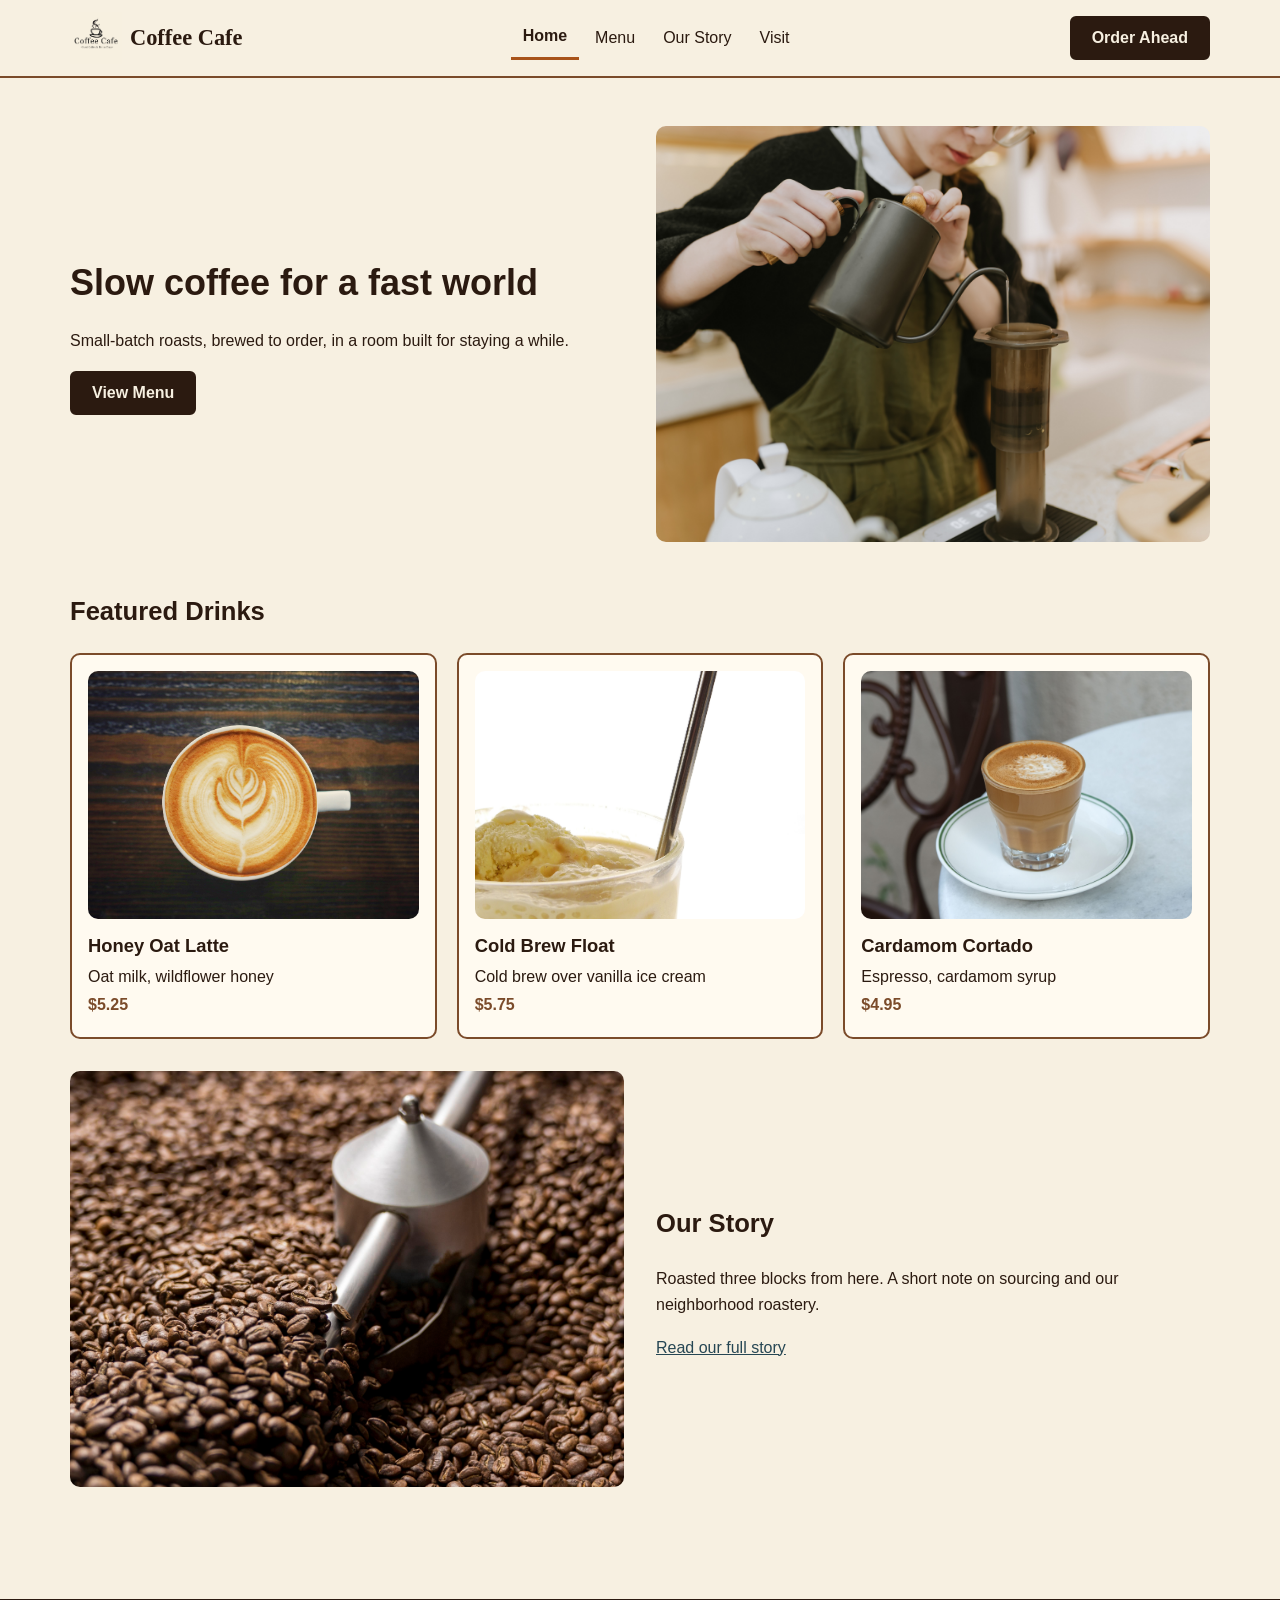
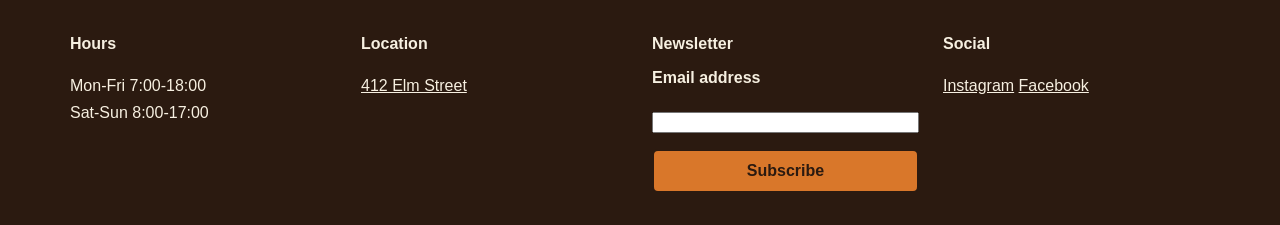
<file: index.html>
<!DOCTYPE html>
<html lang="en">

<head>
    <meta charset="utf-8" />
    <meta name="viewport" content="width=device-width, initial-scale=1" />
    <title>Home | Coffee Cafe</title>
    <meta name="description" content="Slow coffee for a fast world. Small-batch roasts, brewed to order." />
    <link rel="stylesheet" href="styles.css" />
</head>

<body>
    <a class="skip" href="#main">Skip to content</a>

    <header class="site">
        <div class="wrap">
            <a class="brand" href="index.html">
				<img src="images/Coffee_cafe_icon.jpg" alt="" class="brand-icon" />
				<span>Coffee Cafe</span>
            </a>

            <input class="nav-check vh" type="checkbox" id="nav-check" aria-label="Open navigation menu" />
            <label class="menu-toggle" for="nav-check" aria-hidden="true">Menu</label>

            <nav id="site-nav" aria-label="Main">
                <ul>
                    <li><a href="index.html" aria-current="page">Home</a></li>
                    <li><a href="menu.html">Menu</a></li>
                    <li><a href="our-story.html">Our Story</a></li>
                    <li><a href="visit.html">Visit</a></li>
                </ul>
            </nav>

            <a class="btn" href="https://order.example.com/">Order Ahead</a>
        </div>
    </header>

    <main id="main" tabindex="-1">
        <div class="wrap">
            <!-- PHOTOS: each <div class="photo"> marks where an image goes. Its text is the alt text.
             To add a photo, replace the div with <img src="..." alt="(that text)" width height>. -->

            <section class="hero" aria-labelledby="hero-heading">
                <div>
                    <h1 id="hero-heading">Slow coffee for a fast world</h1>
                    <p>Small-batch roasts, brewed to order, in a room built for staying a while.</p>
                    <a class="btn" href="menu.html">View Menu</a>
                </div>
				<img
                    class="photo"
                    src="images/Barista_pouring.jpg"
                    alt="Barista slowly pouring hot water over coffee grounds in a pour-over dripper on a wooden counter"
                    width="800"
                    height="600"
                />
            </section>

            <section aria-labelledby="featured-heading">
                <h2 id="featured-heading">Featured Drinks</h2>
                <ul class="cards">
                    <li>
                        <article class="card">
							<img
                                class="photo"
                                src="images/Honey_oat_latte.jpg"
                                alt="Latte in a ceramic mug with a thin line of honey drizzled over the foam"
                                width="600"
                                height="450"
                            />
                            <div>
                                <h3>Honey Oat Latte</h3>
                                <p>Oat milk, wildflower honey</p>
                                <p class="price">$5.25</p>
                            </div>
                        </article>
                    </li>
                    <li>
                        <article class="card">
							<img
                                class="photo"
                                src="images/Cold_brew_float.jpg"
                                alt="Tall glass of cold brew topped with a scoop of vanilla ice cream and a straw"
                                width="600"
                                height="450"
                            />
                            <div>
                                <h3>Cold Brew Float</h3>
                                <p>Cold brew over vanilla ice cream</p>
                                <p class="price">$5.75</p>
                            </div>
                        </article>
                    </li>
                    <li>
                        <article class="card">
							<img
                                class="photo"
                                src="images/Cardamom_cortado.jpg"
                                alt="Small glass of cortado dusted with ground cardamom"
                                width="600"
                                height="450"
                            />
							<div>
                                <h3>Cardamom Cortado</h3>
                                <p>Espresso, cardamom syrup</p>
                                <p class="price">$4.95</p>
                            </div>
                        </article>
                    </li>
                </ul>
            </section>

            <section class="story" aria-labelledby="story-heading">
				<img
                    class="photo"
                    src="images/Our_story.jpg"
                    alt="Coffee roaster and burlap sacks of green beans inside the cafe's neighborhood roastery"
                    width="800"
                    height="600"
                />
                <div>
                    <h2 id="story-heading">Our Story</h2>
                    <p>Roasted three blocks from here. A short note on sourcing and our neighborhood roastery.</p>
                    <p><a href="our-story.html">Read our full story</a></p>
                </div>
            </section>
        </div>
    </main>

    <footer class="site">
        <div class="wrap">
            <div class="grid footer-desktop">
                <section>
                    <h2>Hours</h2>
                    <p>Mon-Fri 7:00-18:00<br />Sat-Sun 8:00-17:00</p>
                </section>

                <section>
                    <h2>Location</h2>
                    <p><a href="visit.html#map">412 Elm Street</a></p>
                </section>

                <section>
                    <h2>Newsletter</h2>
                    <form action="#">
                        <label for="newsletter-desktop">Email address</label>
                        <input id="newsletter-desktop" name="email" type="email" autocomplete="email" required />
                        <button class="btn accent" type="submit">Subscribe</button>
                    </form>
                </section>

                <section>
                    <h2>Social</h2>
                    <p>
                        <a href="https://instagram.com/">Instagram</a>
                        <a href="https://facebook.com/">Facebook</a>
                    </p>
                </section>
            </div>

            <div class="footer-mobile">
                <details>
                    <summary>Hours</summary>
                    <p>Mon-Fri 7:00-18:00<br />Sat-Sun 8:00-17:00</p>
                </details>

                <details>
                    <summary>Location</summary>
                    <p><a href="visit.html#map">412 Elm Street</a></p>
                </details>

                <details>
                    <summary>Newsletter</summary>
                    <form action="#">
                        <label for="newsletter-mobile">Email address</label>
                        <input id="newsletter-mobile" name="email" type="email" autocomplete="email" required />
                        <button class="btn accent" type="submit">Subscribe</button>
                    </form>
                </details>

                <details>
                    <summary>Social</summary>
                    <p>
                        <a href="https://instagram.com/">Instagram</a>
                        <a href="https://facebook.com/">Facebook</a>
                    </p>
                </details>
            </div>
        </div>
    </footer>

</body>

</html>
</file>
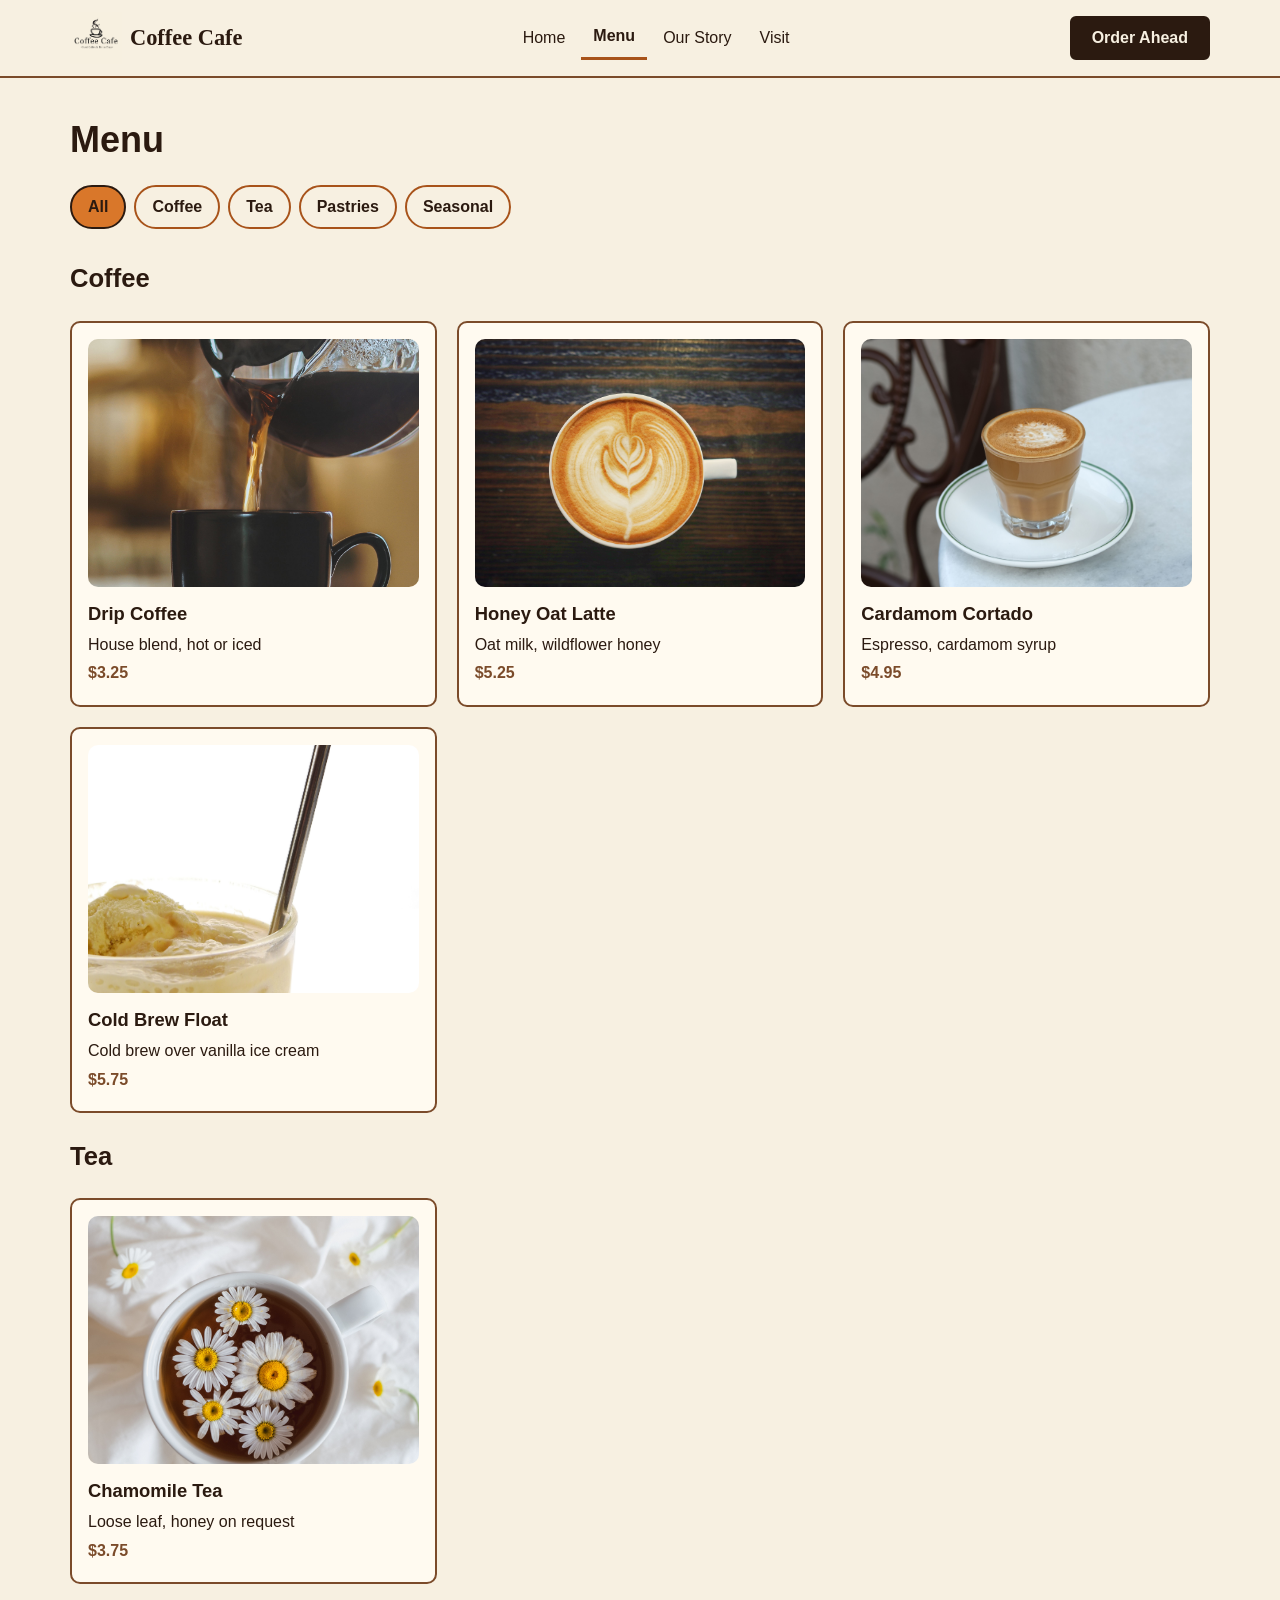
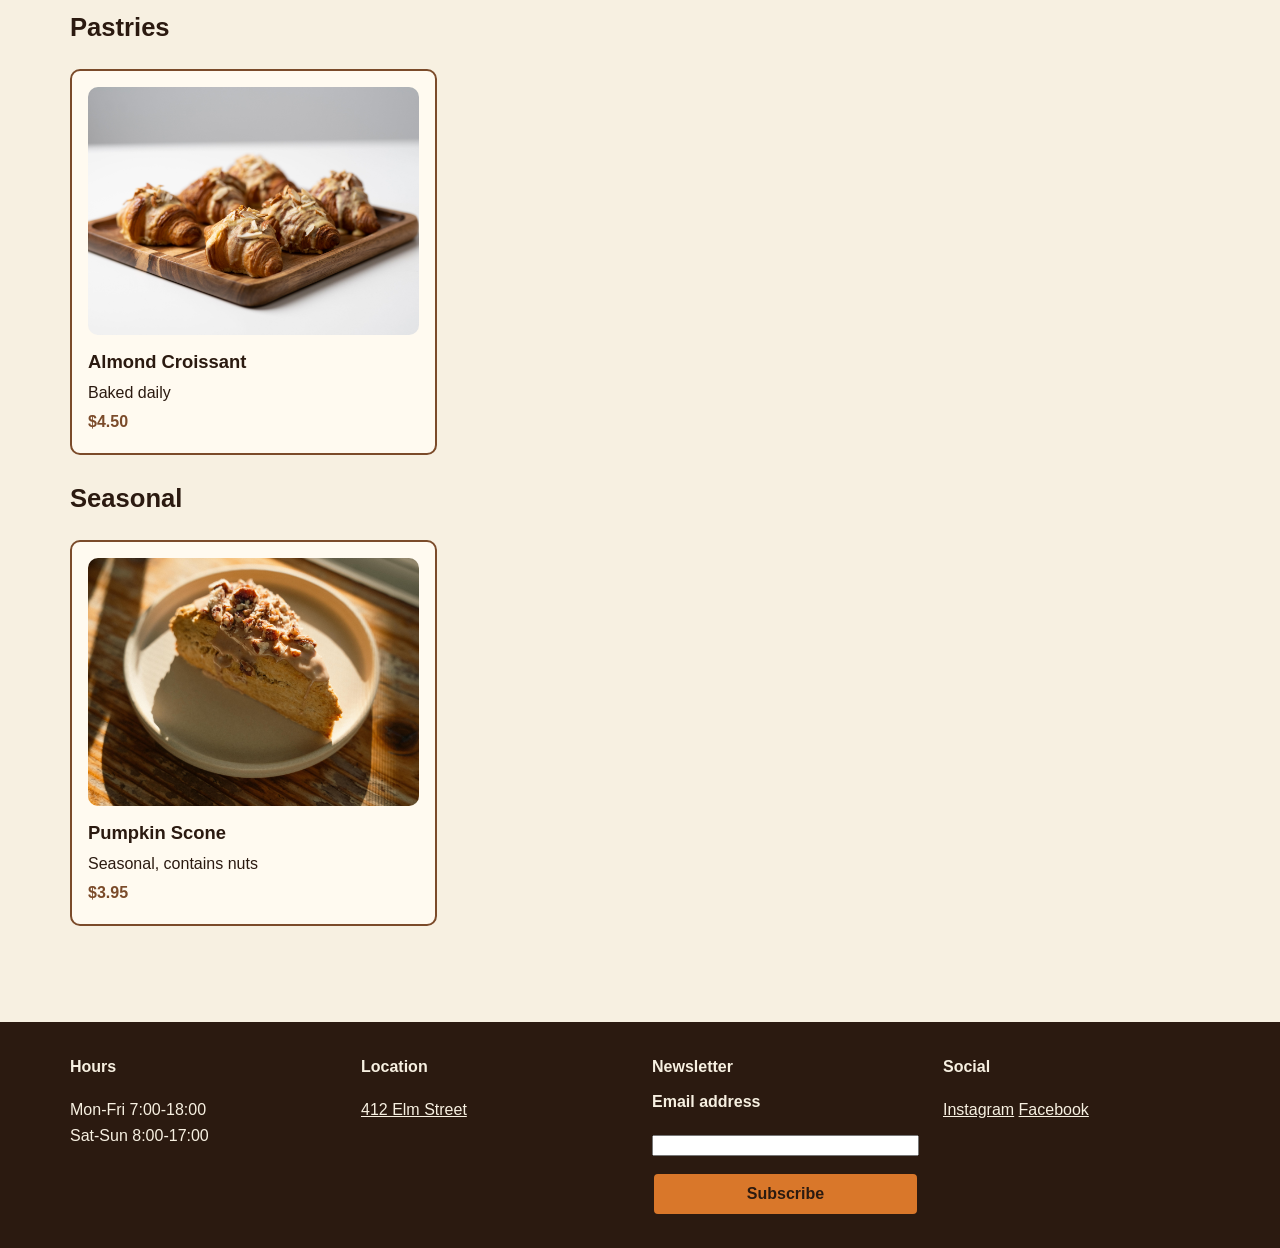
<file: menu.html>
<!DOCTYPE html>
<html lang="en">

<head>
    <meta charset="utf-8" />
    <meta name="viewport" content="width=device-width, initial-scale=1" />
    <title>Menu | Coffee Cafe</title>
    <meta name="description" content="Browse coffee, tea, pastries and seasonal items." />
    <link rel="stylesheet" href="styles.css" />
</head>

<body>
    <a class="skip" href="#main">Skip to content</a>

    <header class="site">
        <div class="wrap">
            <a class="brand" href="index.html">
				<img src="images/Coffee_cafe_icon.jpg" alt="" class="brand-icon" />
				<span>Coffee Cafe</span>
            </a>

            <input class="nav-check vh" type="checkbox" id="nav-check" aria-label="Open navigation menu" />
            <label class="menu-toggle" for="nav-check" aria-hidden="true">Menu</label>

            <nav id="site-nav" aria-label="Main">
                <ul>
                    <li><a href="index.html">Home</a></li>
                    <li><a href="menu.html" aria-current="page">Menu</a></li>
                    <li><a href="our-story.html">Our Story</a></li>
                    <li><a href="visit.html">Visit</a></li>
                </ul>
            </nav>

            <a class="btn" href="https://order.example.com/">Order Ahead</a>
        </div>
    </header>

    <main id="main" tabindex="-1">
        <div class="wrap">
            <!-- PHOTOS: each <div class="photo"> marks where an image goes. Its text is the alt text.
             To add a photo, replace the div with <img src="..." alt="(that text)" width height>. -->
            <h1>Menu</h1>

            <fieldset class="chips">
                <legend class="vh">Filter menu by category</legend>
                <input class="chip-input vh" type="radio" name="category" id="filter-all" checked />
                <label class="chip" for="filter-all">All</label>
                <input class="chip-input vh" type="radio" name="category" id="filter-coffee" />
                <label class="chip" for="filter-coffee">Coffee</label>
                <input class="chip-input vh" type="radio" name="category" id="filter-tea" />
                <label class="chip" for="filter-tea">Tea</label>
                <input class="chip-input vh" type="radio" name="category" id="filter-pastries" />
                <label class="chip" for="filter-pastries">Pastries</label>
                <input class="chip-input vh" type="radio" name="category" id="filter-seasonal" />
                <label class="chip" for="filter-seasonal">Seasonal</label>
            </fieldset>

            <section data-cat="coffee" aria-labelledby="cat-coffee">
                <h2 id="cat-coffee">Coffee</h2>
                <ul class="cards">
                    <li>
                        <article class="card">
							<img
                                class="photo"
                                src="images/Drip_coffee.jpg"
                                alt="Steaming mug of black drip coffee on a wooden table"
                                width="600"
                                height="450"
                            />
                            <div>
                                <h3>Drip Coffee</h3>
                                <p>House blend, hot or iced</p>
                                <p class="price">$3.25</p>
                            </div>
                        </article>
                    </li>
                    <li>
                        <article class="card">
							<img
                                class="photo"
                                src="images/Honey_oat_latte.jpg"
                                alt="Latte in a ceramic mug with a thin line of honey drizzled over the foam"
                                width="600"
                                height="450"
                            />
                            <div>
                                <h3>Honey Oat Latte</h3>
                                <p>Oat milk, wildflower honey</p>
                                <p class="price">$5.25</p>
                            </div>
                        </article>
                    </li>
                    <li>
                        <article class="card">
							<img
                                class="photo"
                                src="images/Cardamom_cortado.jpg"
                                alt="Small glass of cortado dusted with ground cardamom"
                                width="600"
                                height="450"
                            />
							<div>
                                <h3>Cardamom Cortado</h3>
                                <p>Espresso, cardamom syrup</p>
                                <p class="price">$4.95</p>
                            </div>
                        </article>
                    </li>
                    <li>
                        <article class="card">
							<img
                                class="photo"
                                src="images/Cold_brew_float.jpg"
                                alt="Tall glass of cold brew topped with a scoop of vanilla ice cream and a straw"
                                width="600"
                                height="450"
                            />
                            <div>
                                <h3>Cold Brew Float</h3>
                                <p>Cold brew over vanilla ice cream</p>
                                <p class="price">$5.75</p>
                            </div>
                        </article>
                    </li>
                </ul>
            </section>

            <section data-cat="tea" aria-labelledby="cat-tea">
                <h2 id="cat-tea">Tea</h2>
                <ul class="cards">
                    <li>
                        <article class="card">
							<img
                                class="photo"
                                src="images/Chamomile_tea.jpg"
                                alt="Cup of pale golden chamomile tea with dried flowers and a small jar of honey beside it"
                                width="600"
                                height="450"
                            />
                            <div>
                                <h3>Chamomile Tea</h3>
                                <p>Loose leaf, honey on request</p>
                                <p class="price">$3.75</p>
                            </div>
                        </article>
                    </li>
                </ul>
            </section>

            <section data-cat="pastries" aria-labelledby="cat-pastries">
                <h2 id="cat-pastries">Pastries</h2>
                <ul class="cards">
                    <li>
                        <article class="card">
							<img
                                class="photo"
                                src="images/Almond_croissant.jpg"
                                alt="Golden almond croissant dusted with powdered sugar and sliced almonds"
                                width="600"
                                height="450"
                            />
                            <div>
                                <h3>Almond Croissant</h3>
                                <p>Baked daily</p>
                                <p class="price">$4.50</p>
                            </div>
                        </article>
                    </li>
                </ul>
            </section>

            <section data-cat="seasonal" aria-labelledby="cat-seasonal">
                <h2 id="cat-seasonal">Seasonal</h2>
                <ul class="cards">
                    <li>
                        <article class="card">
							<img
                                class="photo"
                                src="images/Pumpkin_scone.jpg"
                                alt="Pumpkin scone with a light glaze on a small plate"
                                width="600"
                                height="450"
                            />
                            <div>
                                <h3>Pumpkin Scone</h3>
                                <p>Seasonal, contains nuts</p>
                                <p class="price">$3.95</p>
                            </div>
                        </article>
                    </li>
                </ul>
            </section>
        </div>
    </main>

    <footer class="site">
        <div class="wrap">
            <div class="grid footer-desktop">
                <section>
                    <h2>Hours</h2>
                    <p>Mon-Fri 7:00-18:00<br />Sat-Sun 8:00-17:00</p>
                </section>

                <section>
                    <h2>Location</h2>
                    <p><a href="visit.html#map">412 Elm Street</a></p>
                </section>

                <section>
                    <h2>Newsletter</h2>
                    <form action="#">
                        <label for="newsletter-desktop">Email address</label>
                        <input id="newsletter-desktop" name="email" type="email" autocomplete="email" required />
                        <button class="btn accent" type="submit">Subscribe</button>
                    </form>
                </section>

                <section>
                    <h2>Social</h2>
                    <p>
                        <a href="https://instagram.com/">Instagram</a>
                        <a href="https://facebook.com/">Facebook</a>
                    </p>
                </section>
            </div>

            <div class="footer-mobile">
                <details>
                    <summary>Hours</summary>
                    <p>Mon-Fri 7:00-18:00<br />Sat-Sun 8:00-17:00</p>
                </details>

                <details>
                    <summary>Location</summary>
                    <p><a href="visit.html#map">412 Elm Street</a></p>
                </details>

                <details>
                    <summary>Newsletter</summary>
                    <form action="#">
                        <label for="newsletter-mobile">Email address</label>
                        <input id="newsletter-mobile" name="email" type="email" autocomplete="email" required />
                        <button class="btn accent" type="submit">Subscribe</button>
                    </form>
                </details>

                <details>
                    <summary>Social</summary>
                    <p>
                        <a href="https://instagram.com/">Instagram</a>
                        <a href="https://facebook.com/">Facebook</a>
                    </p>
                </details>
            </div>
        </div>
    </footer>

</body>

</html>
</file>
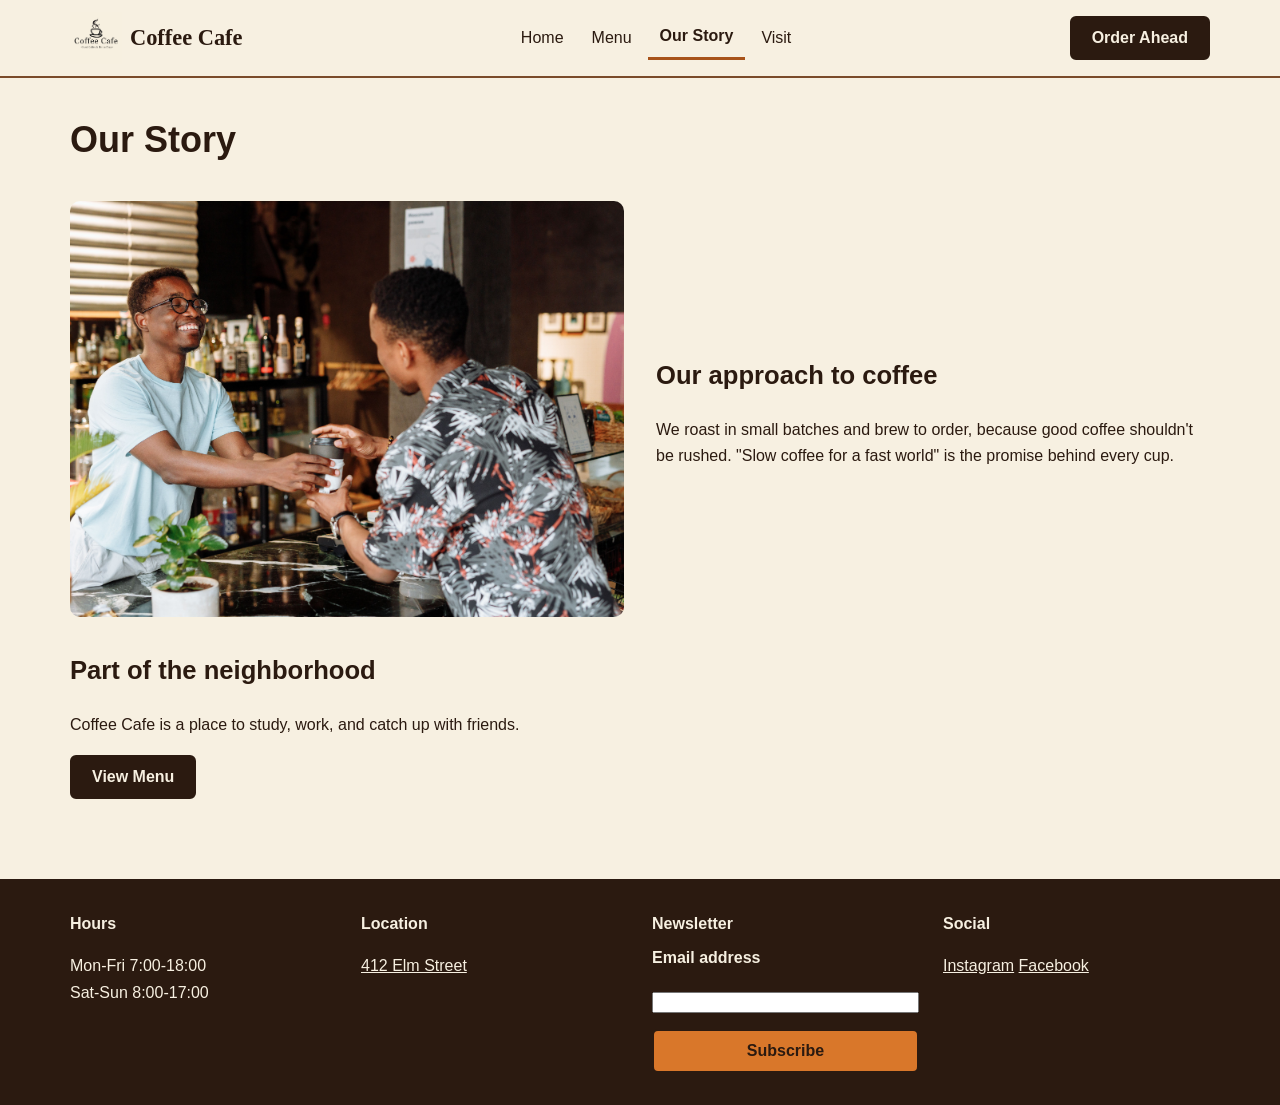
<file: our-story.html>
<!DOCTYPE html>
<html lang="en">

<head>
    <meta charset="utf-8" />
    <meta name="viewport" content="width=device-width, initial-scale=1" />
    <title>Our Story | Coffee Cafe</title>
    <meta name="description" content="How Coffee Cafe roasts, brews and belongs to the neighborhood." />
    <link rel="stylesheet" href="styles.css" />
</head>

<body>
    <a class="skip" href="#main">Skip to content</a>

    <header class="site">
        <div class="wrap">
            <a class="brand" href="index.html">
				<img src="images/Coffee_cafe_icon.jpg" alt="" class="brand-icon" />
				<span>Coffee Cafe</span>
            </a>

            <input class="nav-check vh" type="checkbox" id="nav-check" aria-label="Open navigation menu" />
            <label class="menu-toggle" for="nav-check" aria-hidden="true">Menu</label>

            <nav id="site-nav" aria-label="Main">
                <ul>
                    <li><a href="index.html">Home</a></li>
                    <li><a href="menu.html">Menu</a></li>
                    <li><a href="our-story.html" aria-current="page">Our Story</a></li>
                    <li><a href="visit.html">Visit</a></li>
                </ul>
            </nav>

            <a class="btn" href="https://order.example.com/">Order Ahead</a>
        </div>
    </header>

    <main id="main" tabindex="-1">
        <div class="wrap">
            <!-- PHOTOS: each <div class="photo"> marks where an image goes. Its text is the alt text.
             To add a photo, replace the div with <img src="..." alt="(that text)" width height>. -->
            <h1>Our Story</h1>

            <section class="story" aria-labelledby="approach-heading">
				<img
					class="photo" 
					src="images/Our_story_2.jpg"
                    alt="Barista handing a freshly made drink across the counter to a smiling customer"
                    width="800" height="600"
				/>
                <div>
                    <h2 id="approach-heading">Our approach to coffee</h2>
                    <p>
                        We roast in small batches and brew to order, because good coffee shouldn't be rushed.
                        "Slow coffee for a fast world" is the promise behind every cup.
                    </p>
                </div>
            </section>

            <section aria-labelledby="community-heading">
                <h2 id="community-heading">Part of the neighborhood</h2>
                <p>Coffee Cafe is a place to study, work, and catch up with friends.</p>
                <a class="btn" href="menu.html">View Menu</a>
            </section>
        </div>
    </main>

    <footer class="site">
        <div class="wrap">
            <div class="grid footer-desktop">
                <section>
                    <h2>Hours</h2>
                    <p>Mon-Fri 7:00-18:00<br />Sat-Sun 8:00-17:00</p>
                </section>

                <section>
                    <h2>Location</h2>
                    <p><a href="visit.html#map">412 Elm Street</a></p>
                </section>

                <section>
                    <h2>Newsletter</h2>
                    <form action="#">
                        <label for="newsletter-desktop">Email address</label>
                        <input id="newsletter-desktop" name="email" type="email" autocomplete="email" required />
                        <button class="btn accent" type="submit">Subscribe</button>
                    </form>
                </section>

                <section>
                    <h2>Social</h2>
                    <p>
                        <a href="https://instagram.com/">Instagram</a>
                        <a href="https://facebook.com/">Facebook</a>
                    </p>
                </section>
            </div>

            <div class="footer-mobile">
                <details>
                    <summary>Hours</summary>
                    <p>Mon-Fri 7:00-18:00<br />Sat-Sun 8:00-17:00</p>
                </details>

                <details>
                    <summary>Location</summary>
                    <p><a href="visit.html#map">412 Elm Street</a></p>
                </details>

                <details>
                    <summary>Newsletter</summary>
                    <form action="#">
                        <label for="newsletter-mobile">Email address</label>
                        <input id="newsletter-mobile" name="email" type="email" autocomplete="email" required />
                        <button class="btn accent" type="submit">Subscribe</button>
                    </form>
                </details>

                <details>
                    <summary>Social</summary>
                    <p>
                        <a href="https://instagram.com/">Instagram</a>
                        <a href="https://facebook.com/">Facebook</a>
                    </p>
                </details>
            </div>
        </div>
    </footer>

</body>

</html>
</file>
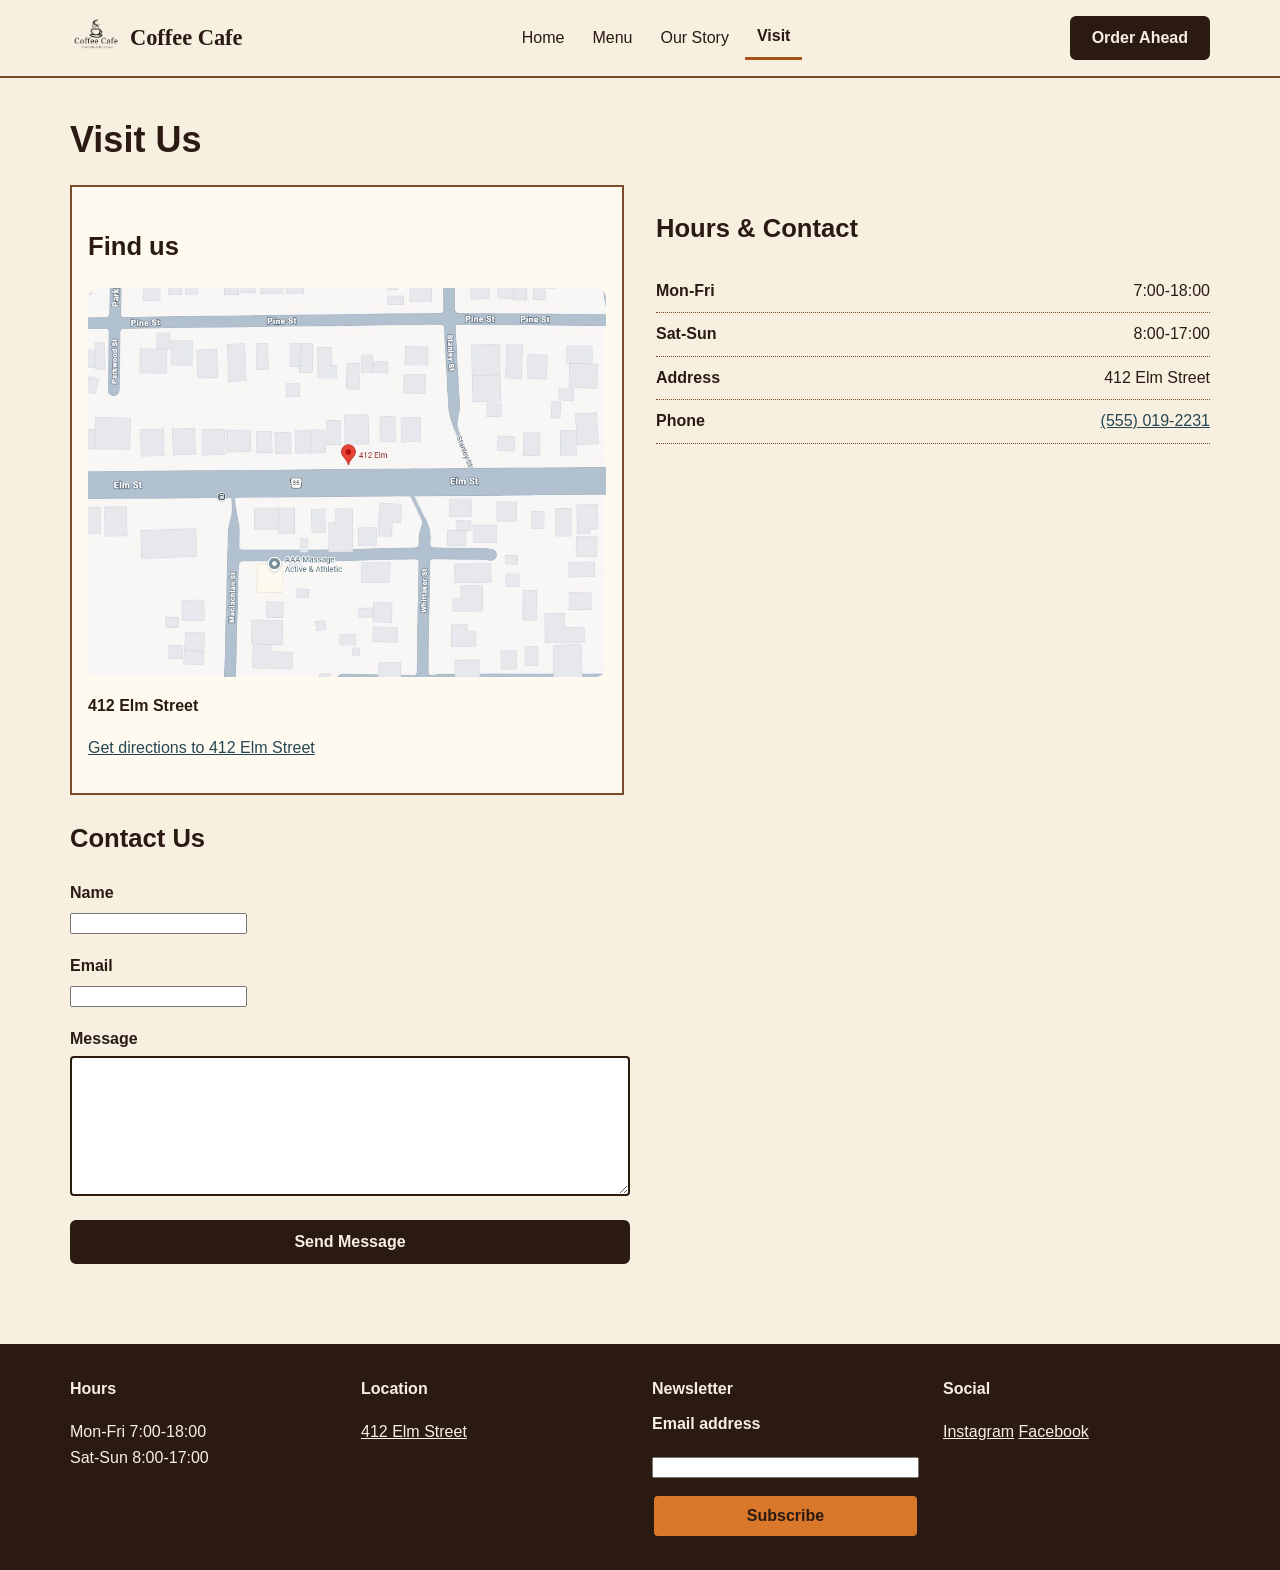
<file: visit.html>
<!DOCTYPE html>
<html lang="en">

<head>
    <meta charset="utf-8" />
    <meta name="viewport" content="width=device-width, initial-scale=1" />
    <title>Visit Us | Coffee Cafe</title>
    <meta name="description" content="Hours, address, map and contact form." />
    <link rel="stylesheet" href="styles.css" />
</head>

<body>
    <a class="skip" href="#main">Skip to content</a>

    <header class="site">
        <div class="wrap">
            <a class="brand" href="index.html">
				<img src="images/Coffee_cafe_icon.jpg" alt="" class="brand-icon" />
				<span>Coffee Cafe</span>
            </a>

            <input class="nav-check vh" type="checkbox" id="nav-check" aria-label="Open navigation menu" />
            <label class="menu-toggle" for="nav-check" aria-hidden="true">Menu</label>

            <nav id="site-nav" aria-label="Main">
                <ul>
                    <li><a href="index.html">Home</a></li>
                    <li><a href="menu.html">Menu</a></li>
                    <li><a href="our-story.html">Our Story</a></li>
                    <li><a href="visit.html" aria-current="page">Visit</a></li>
                </ul>
            </nav>

            <a class="btn" href="https://order.example.com/">Order Ahead</a>
        </div>
    </header>

    <main id="main" tabindex="-1">
        <div class="wrap">
            <!-- PHOTOS: each <div class="photo"> marks where an image goes. Its text is the alt text.
             To add a photo, replace the div with <img src="..." alt="(that text)" width height>. -->
            <h1>Visit Us</h1>

            <div class="visit">
                <section class="map" id="map" aria-labelledby="find-heading">
                    <h2 id="find-heading">Find us</h2>
					<img 
						class="photo" 
						src="images/Map.jpg" 
						alt="Map with a pin marking Coffee Cafe at 412 Elm Street; the address and a directions link are written below" 
						width="800" 
						height="600" 
					/>
                    <p><strong>412 Elm Street</strong></p>
                    <p><a href="https://maps.google.com/?q=412+Elm+Street">Get directions to 412 Elm Street</a></p>
                </section>

                <section aria-labelledby="hours-heading">
                    <h2 id="hours-heading">Hours & Contact</h2>
                    <dl class="hours">
                        <div>
                            <dt>Mon-Fri</dt>
                            <dd>7:00-18:00</dd>
                        </div>
                        <div>
                            <dt>Sat-Sun</dt>
                            <dd>8:00-17:00</dd>
                        </div>
                        <div>
                            <dt>Address</dt>
                            <dd>412 Elm Street</dd>
                        </div>
                        <div>
                            <dt>Phone</dt>
                            <dd><a href="tel:+15550192231">(555) 019-2231</a></dd>
                        </div>
                    </dl>
                </section>
            </div>

            <section class="contact" aria-labelledby="contact-heading">
                <h2 id="contact-heading">Contact Us</h2>
                <form id="contact-form" action="https://formspree.io/f/YOUR_FORM_ID" method="post">
                    <div>
                        <label for="name">Name</label>
                        <input id="name" name="name" autocomplete="name" required />
                        <p class="error">Error: please enter your name.</p>
                    </div>
                    <div>
                        <label for="email">Email</label>
                        <input id="email" name="email" type="email" autocomplete="email" required />
                        <p class="error">Error: please enter a valid email address.</p>
                    </div>
                    <div>
                        <label for="message">Message</label>
                        <textarea id="message" name="message" required></textarea>
                        <p class="error">Error: please enter a message.</p>
                    </div>
                    <button class="btn" type="submit">Send Message</button>
                </form>
            </section>
        </div>
    </main>

    <footer class="site">
        <div class="wrap">
            <div class="grid footer-desktop">
                <section>
                    <h2>Hours</h2>
                    <p>Mon-Fri 7:00-18:00<br />Sat-Sun 8:00-17:00</p>
                </section>

                <section>
                    <h2>Location</h2>
                    <p><a href="visit.html#map">412 Elm Street</a></p>
                </section>

                <section>
                    <h2>Newsletter</h2>
                    <form action="#">
                        <label for="newsletter-desktop">Email address</label>
                        <input id="newsletter-desktop" name="email" type="email" autocomplete="email" required />
                        <button class="btn accent" type="submit">Subscribe</button>
                    </form>
                </section>

                <section>
                    <h2>Social</h2>
                    <p>
                        <a href="https://instagram.com/">Instagram</a>
                        <a href="https://facebook.com/">Facebook</a>
                    </p>
                </section>
            </div>

            <div class="footer-mobile">
                <details>
                    <summary>Hours</summary>
                    <p>Mon-Fri 7:00-18:00<br />Sat-Sun 8:00-17:00</p>
                </details>

                <details>
                    <summary>Location</summary>
                    <p><a href="visit.html#map">412 Elm Street</a></p>
                </details>

                <details>
                    <summary>Newsletter</summary>
                    <form action="#">
                        <label for="newsletter-mobile">Email address</label>
                        <input id="newsletter-mobile" name="email" type="email" autocomplete="email" required />
                        <button class="btn accent" type="submit">Subscribe</button>
                    </form>
                </details>

                <details>
                    <summary>Social</summary>
                    <p>
                        <a href="https://instagram.com/">Instagram</a>
                        <a href="https://facebook.com/">Facebook</a>
                    </p>
                </details>
            </div>
        </div>
    </footer>

</body>

</html>
</file>
<file: styles.css>
:root {
    --ink: #2B1A10;
    --cream: #F7F0E1;
    --brown: #7B4B2A;
    --orange: #D9772A;
    --burnt: #A8531A;
    --blue: #264653;
    --err: #8B1A1A;
}

* {
    box-sizing: border-box;
}

/* Base */
body {
    margin: 0;
    background: var(--cream);
    color: var(--ink);
    font: 1rem/1.65 Verdana, Geneva, sans-serif;
}

.brand {
    font-family: Georgia, "Times New Roman", serif;
    line-height: 1.2;
}

h1 {
    font-size: 2.25rem;
    margin: 0 0 1rem;
}

h2 {
    font-size: 1.6rem;
}

h3 {
    font-size: 1.15rem;
    margin: 0;
}

a {
    color: var(--blue);
}

.wrap {
    max-width: 1180px;
    margin: 0 auto;
    padding: 0 1.25rem;
}

:focus-visible {
    outline: 3px solid var(--blue);
    outline-offset: 2px;
    box-shadow: 0 0 0 6px var(--cream);
}

.skip {
    position: absolute;
    left: .5rem;
    top: -4rem;
    background: var(--blue);
    color: #fff;
    padding: .75rem 1rem;
    z-index: 10;
    border-radius: 4px;
}

.skip:focus {
    top: .5rem;
}

header.site {
    border-bottom: 2px solid var(--brown);
}

header.site .wrap {
    display: flex;
    align-items: center;
    justify-content: space-between;
    gap: 1rem;
    padding-block: .75rem;
    flex-wrap: wrap;
}

.brand {
    display: flex; 
    align-items: center; 
    gap: 0.5rem; 
    font-family: Georgia, 
    "Times New Roman", serif; font-size: 1.4rem; 
    font-weight: 700; 
    line-height: 1.2; 
    color: var(--ink); 
    text-decoration: none;
}

.brand-icon { 
    width: 52px; 
    height: 52px; 
    object-fit: contain; 
    flex-shrink: 0; 
}

nav ul {
    display: flex;
    gap: .25rem;
    list-style: none;
    margin: 0;
    padding: 0;
}

nav a {
    display: inline-flex;
    align-items: center;
    min-height: 44px;
    padding: 0 .75rem;
    color: var(--ink);
    text-decoration: none;
}

nav a:hover {
    text-decoration: underline;
}

nav a[aria-current=page] {
    font-weight: 700;
    border-bottom: 3px solid var(--burnt);
}

/* Image styling */
.photo {
    display: block;
    width: 100%;
    height: auto;
    min-height: 0;
    padding: 0;
    border: 0;
    border-radius: 10px;
    object-fit: cover;
}

/* Hero layout */
.hero {
    display: grid;
    grid-template-columns: 1fr 1fr;
    gap: 2rem;
    align-items: center;
    margin-block: 1rem 3rem;
}

.hero > .photo {
    width: 100%;
    aspect-ratio: 4 / 3;
    object-fit: cover;
}

/* Featured drink images */
.card > .photo {
    width: 100%;
    aspect-ratio: 4 / 3;
    object-fit: cover;
    object-position: center;
}

/* Story and map images */
.story > .photo,
.map .photo {
    width: 100%;
    aspect-ratio: 4 / 3;
    object-fit: cover;
    object-position: center;
}

.btn {
    display: inline-flex;
    align-items: center;
    justify-content: center;
    min-height: 44px;
    min-width: 44px;
    padding: 0 1.25rem;
    border-radius: 6px;
    background: var(--ink);
    color: var(--cream);
    font: 700 1rem Verdana, sans-serif;
    text-decoration: none;
    border: 2px solid var(--ink);
    cursor: pointer;
}

.btn:hover {
    background: var(--blue);
    border-color: var(--blue);
}

.btn.accent {
    background: var(--orange);
    color: var(--ink);
    border-color: var(--ink);
}

main {
    padding-block: 2rem;
}

.story {
    display: grid;
    grid-template-columns: 1fr 1fr;
    gap: 2rem;
    align-items: center;
    margin-block: 2rem;
}

.cards {
    display: grid;
    grid-template-columns: repeat(3, minmax(0, 1fr));
    gap: 1.25rem;
    padding: 0;
    list-style: none;
}

.cards > li {
    min-width: 0;
}

.card {
    display: flex;
    flex-direction: column;
    gap: 0.75rem;
    height: 100%;
    border: 2px solid var(--brown);
    border-radius: 10px;
    padding: 1rem;
    background: #fffaf0;
}

.card p {
    margin: .15rem 0;
}

.price {
    font-weight: 700;
    color: var(--brown);
}

.visit {
    display: grid;
    grid-template-columns: 1fr 1fr;
    gap: 2rem;
}

dl.hours {
    margin: 0;
}

dl.hours div {
    display: flex;
    justify-content: space-between;
    border-bottom: 1px dotted var(--brown);
    padding: .5rem 0;
}

dt {
    font-weight: 700;
}

dd {
    margin: 0;
}

.map {
    border: 2px solid var(--brown);
    padding: 1rem;
    background: #fffaf0;
}

form {
    display: grid;
    gap: 1rem;
    max-width: 560px;
}

label {
    font-weight: 700;
    display: block;
    margin-bottom: .25rem;
}

textarea {
    width: 100%;
    min-height: 140px;
    padding: .6rem;
    border: 2px solid var(--ink);
    border-radius: 4px;
    background: #fff;
    font: inherit;
    color: var(--ink);
}

footer.site {
    background: var(--ink);
    color: var(--cream);
    padding-block: 2rem;
    margin-top: 3rem;
}

footer.site a {
    color: var(--cream);
}

footer.site .grid {
    display: grid;
    grid-template-columns: repeat(4, 1fr);
    gap: 1.5rem;
}

footer.site h2 {
    font-size: 1rem;
    margin: 0 0 .5rem;
}

footer.site input {
    max-width: 100%;
}

.vh {
    position: absolute;
    width: 1px;
    height: 1px;
    overflow: hidden;
    clip: rect(0 0 0 0);
}

@media (max-width: 800px) {
    h1 {
        font-size: 1.8rem;
    }

    nav {
        width: 100%;
    }

    nav ul {
        flex-direction: column;
    }

    .hero,
    .story,
    .visit {
        grid-template-columns: 1fr;
    }

    .hero > .photo {
        aspect-ratio: 4 / 3;
    }

    .cards {
        grid-template-columns: 1fr;
    }
}

.menu-toggle {
    display: none;
    align-items: center;
    justify-content: center;
    min-height: 44px;
    min-width: 44px;
    padding: 0 0.75rem;
    border: 2px solid var(--ink);
    border-radius: 6px;
    cursor: pointer;
}

.nav-check:focus-visible + .menu-toggle {
    outline: 3px solid var(--blue);
    outline-offset: 2px;
    box-shadow: 0 0 0 6px var(--cream);
}

.chips {
    display: flex;
    flex-wrap: wrap;
    gap: 0.5rem;
    margin: 0 0 1.5rem;
    padding: 0;
    border: 0;
}

.chip {
    display: inline-flex;
    align-items: center;
    min-height: 44px;
    padding: 0 1rem;
    border: 2px solid var(--burnt);
    border-radius: 999px;
    cursor: pointer;
}

.chip-input:checked + .chip {
    background: var(--orange);
    border-color: var(--ink);
    font-weight: 700;
}

.chip-input:focus-visible + .chip {
    outline: 3px solid var(--blue);
    outline-offset: 2px;
    box-shadow: 0 0 0 6px var(--cream);
}

main:has(#filter-coffee:checked) [data-cat]:not([data-cat="coffee"]),
main:has(#filter-tea:checked) [data-cat]:not([data-cat="tea"]),
main:has(#filter-pastries:checked) [data-cat]:not([data-cat="pastries"]),
main:has(#filter-seasonal:checked) [data-cat]:not([data-cat="seasonal"]) {
    display: none;
}

.error {
    display: none;
    margin: 0.25rem 0 0;
    color: var(--err);
    font-weight: 700;
}

input:user-invalid ~ .error,
textarea:user-invalid ~ .error {
    display: block;
}

input:user-invalid,
textarea:user-invalid {
    border-color: var(--err);
    border-width: 3px;
}

.footer-mobile {
    display: none;
}

.footer-mobile details {
    border-bottom: 1px solid var(--brown);
}

.footer-mobile summary {
    display: flex;
    align-items: center;
    justify-content: space-between;
    min-height: 44px;
    font: 700 1rem Georgia, serif;
    cursor: pointer;
    list-style: none;
}

.footer-mobile summary::-webkit-details-marker {
    display: none;
}

.footer-mobile summary::after {
    content: "+";
}

.footer-mobile details[open] summary::after {
    content: "\2212";
}

.footer-mobile summary:focus-visible {
    outline: 3px solid var(--cream);
    outline-offset: 2px;
    box-shadow: none;
}

@media (max-width: 800px) {
    .menu-toggle {
        display: inline-flex;
    }

    nav {
        display: none;
    }

    .nav-check:checked ~ nav {
        display: block;
    }

    .footer-desktop {
        display: none;
    }

    .footer-mobile {
        display: block;
    }
}

@media (prefers-reduced-motion: reduce) {
    * {
        transition: none !important;
        scroll-behavior: auto !important;
    }
}
</file>
